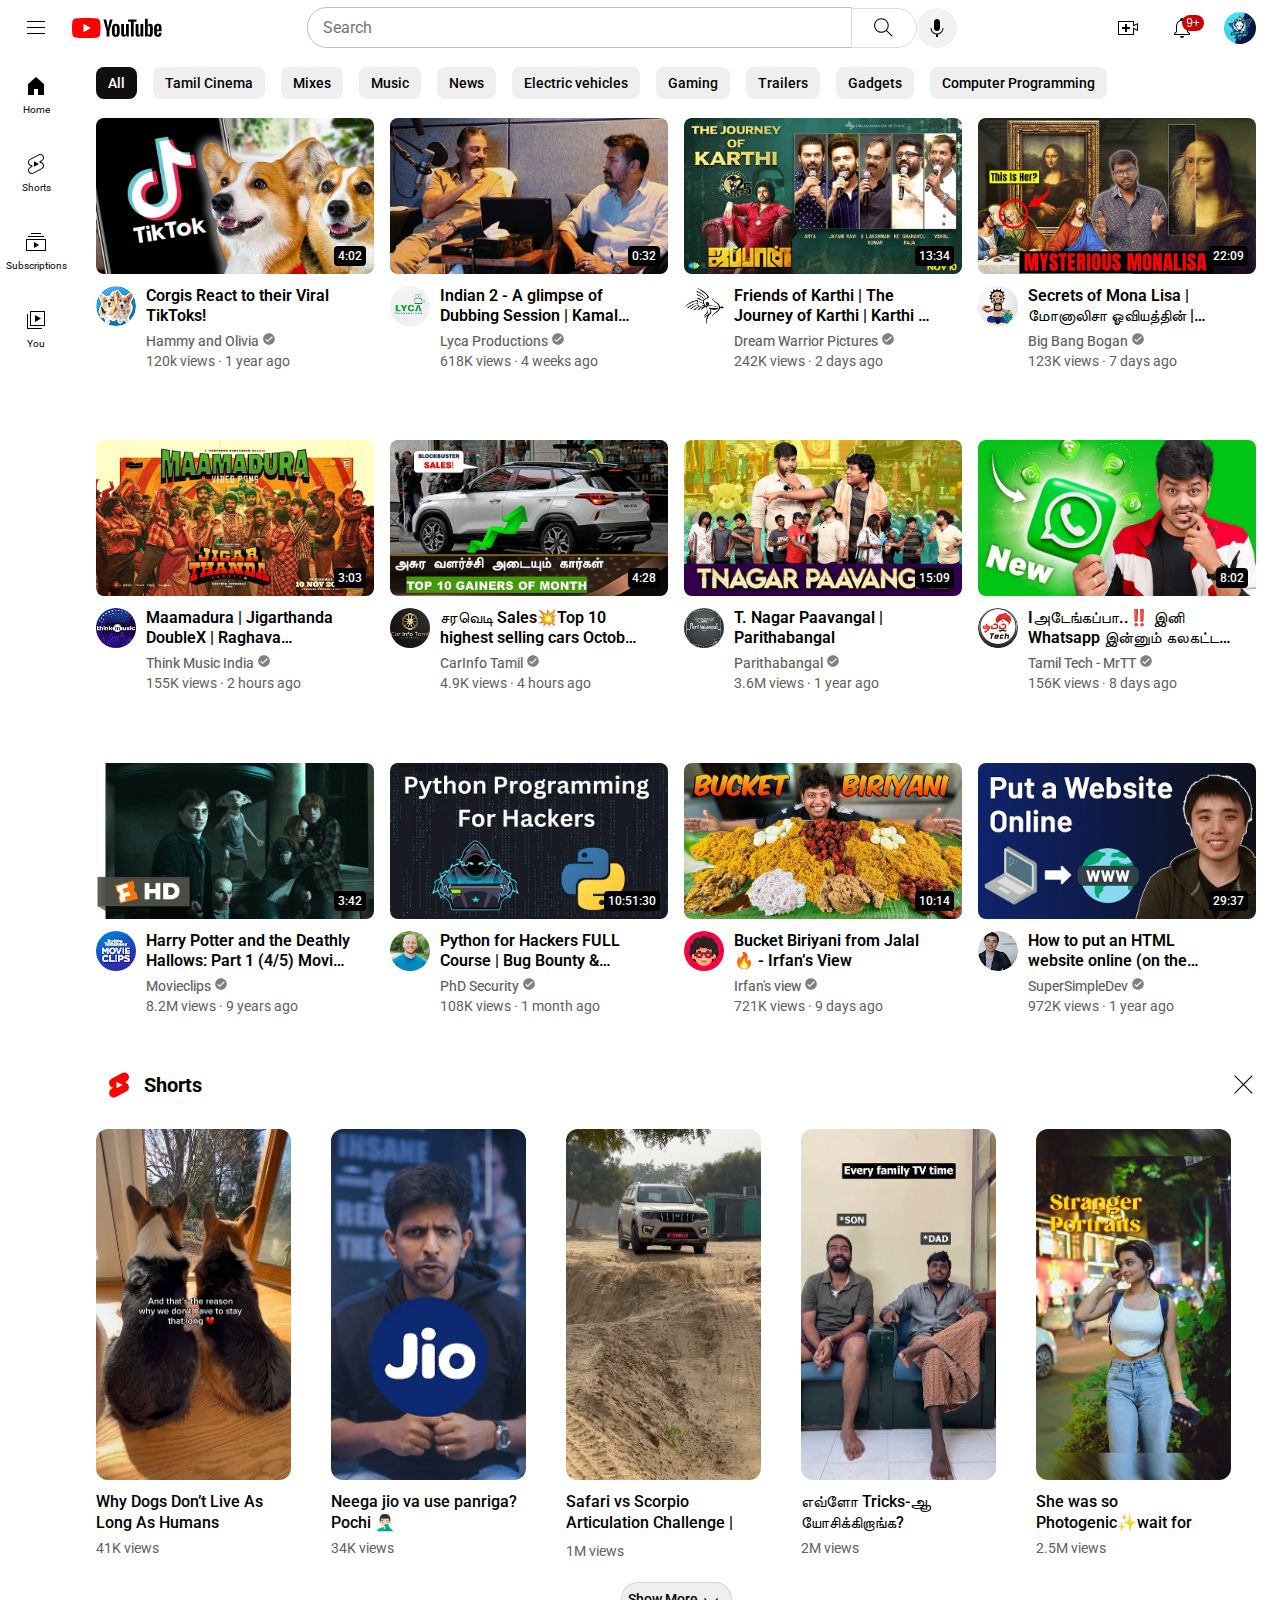
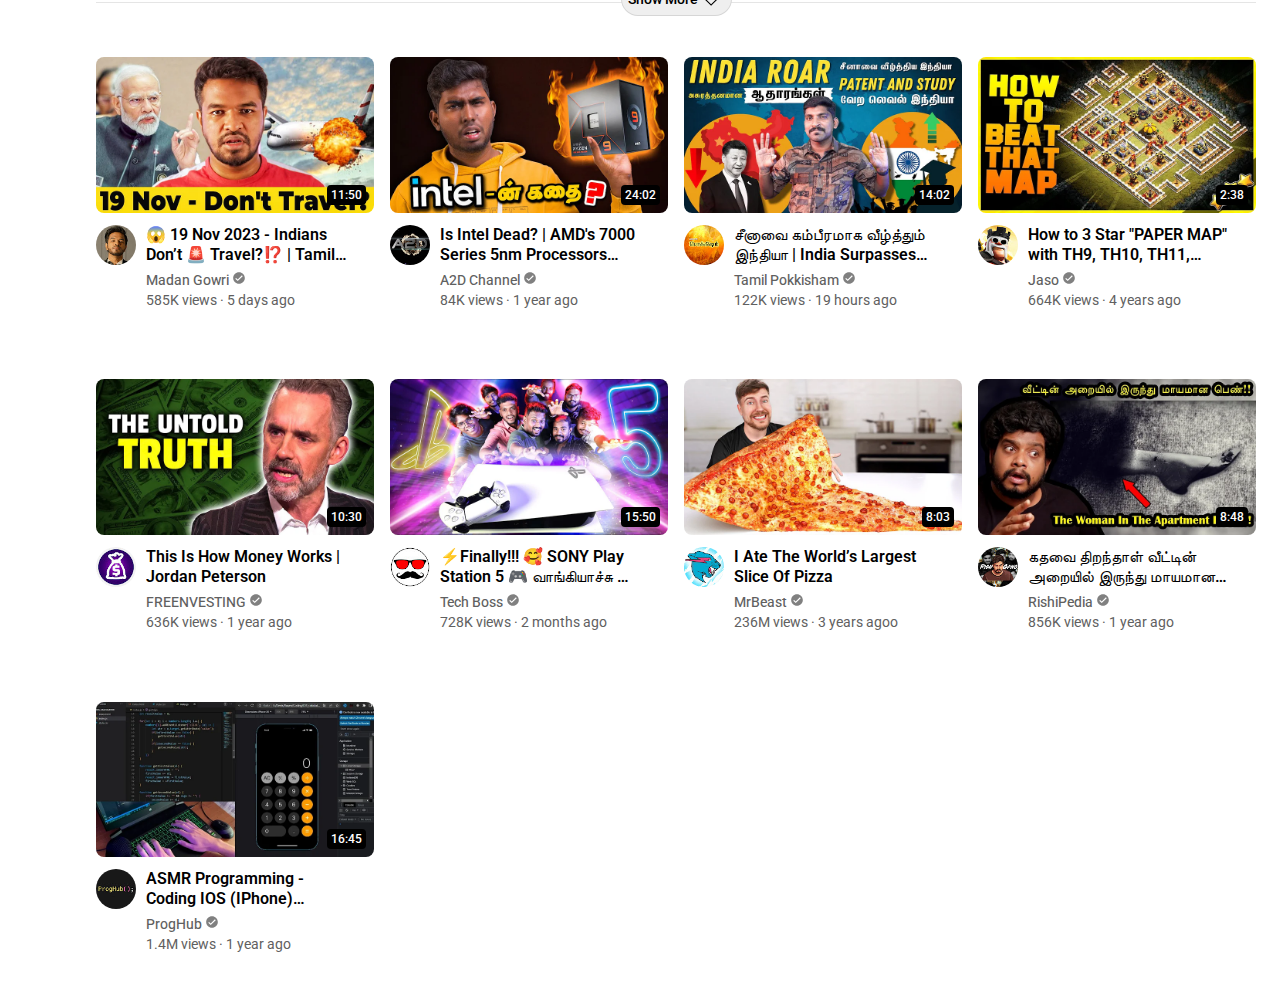
<file: index.html>
<!DOCTYPE html>
<html lang="eng">
<head>
    <link rel="stylesheet" href="video.css">
    <link rel="stylesheet" href="common.css">
    <link rel="stylesheet" href="header.css">
    <link rel="stylesheet" href="sidebar.css">
    <link rel="stylesheet" href="shorts.css">
    <title>Youtube.com</title>
    <meta name="viewport" content="width=device-width, initial-scale=1.0">

    <style>
        @import url('https://fonts.googleapis.com/css2?family=Roboto+Slab:wght@300;400&family=Roboto:wght@400;500&display=swap');
      </style>

    <!-- <link rel="preconnect" href="https://fonts.googleapis.com">
<link rel="preconnect" href="https://fonts.gstatic.com" crossorigin>
<link href="https://fonts.googleapis.com/css2?family=Roboto+Slab:wght@300;400&family=Roboto:wght@400;500;&display=swap" rel="stylesheet"> -->
</head>
<body>
    <div class="header">
        <div class="left-section">
            <img class="hamburger-menu js-menu" src="channel-menu/hamburger-menu.svg">
            <img class="youtube-logo" src="channel-menu/youtube-logo.svg">
        </div>
        <div class="middle-section">
            <input class="search" type="text" placeholder="Search">
            <button class="search-icon-button">
                <img  class="search-icon" src="channel-menu/search.svg">
                <div class="tooltip">Search</div>
            </button>
            <button  class="voice-button">
                <img class="voice-icon" src="channel-menu/voice-search-icon.svg">
                <div class="tooltip">Search with your voice</div>
            </button>
        </div>
        <div class="right-section">
            <div class="upload-icon-container">
                <img class="upload-icon"src="channel-menu/upload.svg">
                <div class="tooltip">Create</div>
            </div>
            <div class="notification-icon-container">
                <img class="notification-icon" src="channel-menu/notifications.svg">
                <div class="tooltip">Notifications</div>
                <button class="notification-button">9+</button>
            </div>
            <img class="current-user-picture" src="channel-logo/my-channel.jpg">
        </div>
    </div><br>
    <div class="recommand">
        <button>All</button>
        <button>Tamil Cinema</button>
        <button>Mixes</button>
        <button>Music</button>
        <button>News</button>
        <button>Electric vehicles</button>
        <button>Gaming</button>
        <button>Trailers</button>
        <button>Gadgets</button>
        <button>Computer Programming</button>
        <!----
        <button>Harry Potter</button>
        <button>Stocks</button>
        <button>Live</button>
        <button>Sales</button>
        <button>Motorcycles</button>
        <button>Dogs</button>
        <button>Recently Upload</button>
        <button>Watched</button>
        <button>New to you</button>
        <button>Ben 10</button>
        <button>Cars to Buy</button> 
        -->
    </div><br>
    <div class="sidebar js-sidebar">
        <div title="Home"class="sidebar-link">
            <img src="left-icons/home.svg">
            <div >Home</div>
        </div>
        <div title="Shorts"class="sidebar-link">
         <svg xmlns="http://www.w3.org/2000/svg" height="24" viewBox="0 0 24 24" width="24" focusable="false" style="pointer-events: none; display: block; width: 24px; height: 24px;"><path d="M10 14.65v-5.3L15 12l-5 2.65zm7.77-4.33-1.2-.5L18 9.06c1.84-.96 2.53-3.23 1.56-5.06s-3.24-2.53-5.07-1.56L6 6.94c-1.29.68-2.07 2.04-2 3.49.07 1.42.93 2.67 2.22 3.25.03.01 1.2.5 1.2.5L6 14.93c-1.83.97-2.53 3.24-1.56 5.07.97 1.83 3.24 2.53 5.07 1.56l8.5-4.5c1.29-.68 2.06-2.04 1.99-3.49-.07-1.42-.94-2.68-2.23-3.25zm-.23 5.86-8.5 4.5c-1.34.71-3.01.2-3.72-1.14-.71-1.34-.2-3.01 1.14-3.72l2.04-1.08v-1.21l-.69-.28-1.11-.46c-.99-.41-1.65-1.35-1.7-2.41-.05-1.06.52-2.06 1.46-2.56l8.5-4.5c1.34-.71 3.01-.2 3.72 1.14.71 1.34.2 3.01-1.14 3.72L15.5 9.26v1.21l1.8.74c.99.41 1.65 1.35 1.7 2.41.05 1.06-.52 2.06-1.46 2.56z"></path></svg>
            <div> <a href="#shorts"></a>Shorts</div>
        </div>
        <div title="Subscriptions"class="sidebar-link">
            <img src="left-icons/subscriptions.svg">
            <div>Subscriptions</div>
        </div>
        <div title="You" class="sidebar-link">
            <svg xmlns="http://www.w3.org/2000/svg" enable-background="new 0 0 24 24" height="24" viewBox="0 0 24 24" width="24" focusable="false" style="pointer-events: none; display: block; width:24px; height:24px;"><path d="m11 7 6 3.5-6 3.5V7zm7 13H4V6H3v15h15v-1zm3-2H6V3h15v15zM7 17h13V4H7v13z"></path></svg>
            <div>You</div>
        </div>
        </div>
    <div class="video-gird">
  </div>

  <div class="main-shorts js-main-shorts">
  <div class="shorts">
    <div>
        <svg xmlns="http://www.w3.org/2000/svg" width="24" height="24" viewBox="0 0 24 24" focusable="false" style="pointer-events: none; display: block; width: 30px; height: 30px;">
            <g>
              <path d="M17.77,10.32l-1.2-.5L18,9.06a3.74,3.74,0,0,0-3.5-6.62L6,6.94a3.74,3.74,0,0,0,.23,6.74l1.2.49L6,14.93a3.75,3.75,0,0,0,3.5,6.63l8.5-4.5a3.74,3.74,0,0,0-.23-6.74Z" fill="red"></path>
              <polygon points="10 14.65 15 12 10 9.35 10 14.65" fill="#fff"></polygon>
            </g>
          </svg>
          <p class="shorts-text">
            Shorts
          </div>
    </p>
    <div class="last js-last">
        <svg xmlns="http://www.w3.org/2000/svg" enable-background="new 0 0 24 24" height="10" viewBox="0 0 24 24" width="10" focusable="false" style="pointer-events:none;  width:24.9px; height:24.9px;"><path d="m12.71 12 8.15 8.15-.71.71L12 12.71l-8.15 8.15-.71-.71L11.29 12 3.15 3.85l.71-.71L12 11.29l8.15-8.15.71.71L12.71 12z"></path></svg>
    </div>
  </div>
  <div class="shorts-video-div js-shorts-video-div">

</div><br>
<!-- <div class="shorts-video-div js-shorts-video-div" id="nothing">

</div> -->

<div class="show-more">
    <button>Show More  <svg xmlns="http://www.w3.org/2000/svg" height="19" viewBox="0 4 24 12" width="19" focusable="false" style="pointer-events: none; width:27; height:15;"><path d="m18 9.28-6.35 6.35-6.37-6.35.72-.71 5.64 5.65 5.65-5.65z"></path></svg></button>
</div>
  </div>
  <div class="video-gird video-gird1" >
  </div>
  <script  src="content.js"></script>
  <script src="shorts.js"></script>
  <script  src="youtubescript.js"></script>
</body>
</html>
</file>
<file: video.css>
.thumbnail-1{
    width:100%;
    border-radius:8px;
}
.thumbnail-row{
    position:relative;
    margin-bottom:8px;
    
}
.video-info-grid{
    display:grid;
    grid-template-columns:50px 1fr;
    
}
.video-gird,
.video-gird1{
    display:grid;
    grid-template-columns:1fr 1fr 1fr;
    row-gap:20px;
    column-gap:16px;
    padding-top:26px;
}
.video-preview:hover{
    cursor:pointer;
}
.video-title {
    font-weight:590;
    font-family:'roboto'arial;
    margin-top:0;
    font-size:16px;
    line-height:20px;
    margin-bottom:6px;
    white-space: normal;
    -webkit-line-clamp: 2;
    overflow:hidden;
    display: -webkit-box;
    -webkit-box-orient: vertical;
    text-overflow: ellipsis;
    /*max-width:250px;*/
}
.video-author{
    font-family:'roboto';
    color:#606060;
    font-size:13.5px;
    font-weight:440;
    margin-bottom:4px;
    margin-top:2px;
}
.video-views{
    color:#606060;
    font-family:'roboto';
    font-size:13.5px;
    font-weight:400;
    margin-top:2px;
    margin-bottom:16px;
}
.channel-picture{
    width:50px;
    display:inline-block;
    vertical-align:top;
}

.video-info{
    display:inline-block;
    margin-left:0px;
    padding-right:24px;
    position:relative;
}
.thumbnail-row .watch-later{
    position:absolute;
    top:5px;
    width:25.99px;
    right:8px;
    border-radius:12px;
    opacity:0;
}
.add-to{
    width:25.99px;
    position:absolute;
    top:38px;
    right:8px;
    opacity:0;
}
.thumbnail-row .watch-later-text{
    padding: 0 2px 0 8px;
    positioN:absolute;
    white-space: nowrap;
    top:3px;
    border-top-left-radius:4px;
    border-bottom-left-radius:4px;
    right:32px;
    height:30px;
    width:62px;
    background-color:black;
    padding-right: 6px;
    font-family: "Roboto","Arial",sans-serif;
    font-size:12px;
    font-weight: 500;
    display: flex;
    flex-direction: row;
    align-items: center;
    color:white;
    opacity:0;
    
    
}
.add-to-text{
    padding: 0 2px 0 8px;
    positioN:absolute;
    white-space: nowrap;
    top:38px;
    border-top-left-radius:4px;
    border-bottom-left-radius:4px;
    right:115px;
    height:29px;
    width:71px;
    will-change: transform;
    transform: translateX(100%);
    background-color:black;
    transition: transform .2s cubic-bezier(.05,0,0,1);
    padding-right: 6px;
    font-family: "Roboto","Arial",sans-serif;
    font-size:12px;
    font-weight: 500;
    display: flex;
    flex-direction: row;
    align-items: center;
    color:white;
    opacity:0;
    
}
.video-preview:hover .watch-later
{
    opacity:1;
}
.video-preview:hover .add-to
{
    opacity:1;
}
.thumbnail-row .watch-later:active .thumbnail-row .watch-later-text{
    opacity:1;
}
.add-to:active.add-to-text
{
    opacity:1;
}
.video-info .tooltip-channel {
    position: absolute;
    background-color: rgb(144, 141, 141);
    color: white;
    font-size: 12px;
    padding: 8px 6px 8px 6px;
    border-radius: 4px;
    white-space: nowrap;
    font-family: 'roboto';
    top: -6px;
    display: none;
}

.video-author:hover + .tooltip-channel {
    display: block;
}


.video-info:hover .hidden-svg{
    opacity:0;
}
.new-icon{
    opacity:0; 
    position:absolute; 
    right:0px; 
    width:24px; 
    height:24px;
}
.video-info:hover .new-icon{
    opacity:1;
}
.hidden-svg:hover{
    opacity:0;
    cursor:crosshair;
}
.profile-picture{
    width:40px;
    border-radius:30px;
}
.video-time{
    background-color: black;
    color:white;
    position:absolute;
    right:8px;
    bottom:12px;
    border-radius:4px;
    font-weight:500;
    font-size:12px;
    font-family:'roboto';
    padding:3px 4px;
}
.video-preview{
    width:359.86;
    height:302.39px;
    position:relative;
}
@media(max-width:699px){
    .video-gird{
        grid-template-columns:1fr;
    }
}

@media(max-width:399px){
    .video-gird{
        grid-template-columns:1fr;
    }
}
@media(min-width:700px){
    .video-gird{
        grid-template-columns: 1fr 1fr;
    }
}
@media(min-width:1099px){
    .video-gird{
        grid-template-columns:1fr 1fr 1fr;
    }
}
@media(min-width:1200px){
    .video-gird{
        grid-template-columns:1fr 1fr 1fr 1fr;
    }
}
@media(min-width:2000px){
    .video-gird{
        grid-template-columns:1fr 1fr 1fr 1fr 1fr;
    }
}@media(min-width:3200px){
    .video-gird{
        grid-template-columns:1fr 1fr 1fr 1fr 1fr 1fr;
    }
}
</file>
<file: common.css>
p{
    font-family: 'Roboto';
    font-weight:500;

}
body {
    margin:0;
    padding-top:56px;
    padding-left:96px;
    padding-right:24px;
    background-color:#fff;
}
</file>
<file: header.css>
.header{
    height:55px;
    display: flex;
    flex-direction:row;
    justify-content:space-between;
    position:fixed;
    top:0;
    left:0;
    right:0;
    z-index: 100;
    background-color:white;
    border-bottom-style:solid;
    border-bottom-width:0px;
    border-color:rgb(223, 221, 221);
}
.left-section{
    align-items:center;
    display:flex;
}
.hamburger-menu{
    height:24px;
    margin-left:24px;
    margin-right:24px;
}
.youtube-logo{
    height:20px;
}

.middle-section{
    flex:1;
    max-width:650px;
    display:flex;
    align-items: center;
    flex-direction: row;
}
.search-icon{
    height:25px;
    cursor:pointer;
}
.search-icon-button{
    height:40px;
    width:66px;
    background-color:white;
    border-width:1px;
    border-style:solid;
    border-color:rgb(223, 221, 221) ;
    margin-left:-1px;
    
    border-bottom-right-radius:20px;
    border-top-right-radius:20px;
}
.search-icon-button,
.voice-button,
.upload-icon-container,
.youtube-icon-container,
.notification-icon-container{
    position:relative;
    display:flex;
    justify-content:center;
    align-items:center;
}
.search-icon-button:hover{
    background-color: rgba(0,0,0,0.10);
}
.voice-button:hover,
.upload-icon-container:hover,
.youtube-icon-container:hover,
.notification-icon-container:hover{
    background-color: rgba(0,0,0,0.10);
    border-radius: 20px;
}
.search-icon-button:active,
.voice-button:active,
.upload-icon-container:active,
.youtube-icon-container:active,
.notification-icon-container:active{
    background-color: rgba(0,0,0,0.20);;
}
.search-icon-button .tooltip,
.voice-button .tooltip,
.upload-icon-container .tooltip,
.youtube-icon-container .tooltip,
.notification-icon-container .tooltip{
    position:absolute;
    background-color: gray;
    color: white;
    font-size:13px;
    padding:6px 8px 6px 8px;
    border-radius: 2px;
    bottom:-33px;
    opacity:0;
    transition:opacity 0.15s;
    pointer-events: none;
    white-space: nowrap;
    font-family:'roboto';
}
.search-icon-button:hover .tooltip,
.voice-button:hover .tooltip,
.upload-icon-container:hover .tooltip,
.youtube-icon-container:hover .tooltip,
.notification-icon-container:hover .tooltip{
    opacity:1;
}
.search{
    flex:1;
    height:37px;
    padding-left:15px;
    font-size:16px;
    border-width:1px;
    border-style:solid;
    border-color:rgb(192, 192, 195);
    width:0;
    border-top-left-radius:20px;
    border-bottom-left-radius: 20px;
    box-sizing: inset 1px 2px 3px rgba(5, 32, 237, 0.05);
    
}
.search::placeholder{
    font-family: 'roboto';
    font-size:16px;
}
.voice-button{
    height:40px;
    width:40px;
    border-radius:20px;
    border:none;
    background-color: rgb(242, 242, 242);
    cursor:pointer;
}
.voice-icon{
 height:24px;
}
.right-section{
    flex-shrink:0;
    width:170px;
    margin-right:9px;
    display:flex;
    align-items: center;
    justify-content:space-around;
}
.upload-icon{
 height:24px;
 cursor: pointer;
}

.youtube-app-icon{
    height:24px;
    cursor: pointer;
    
}
.notification-icon{
    height:24px;
    cursor: pointer;
    position:relative;
}
.notification-button{
    position:absolute;
    background-color: #c00;;
    border-style:none;
    border-radius:22px;
    width:22px;
    font:'roboto';
    font-size:12px;
    color:white;
    height:16px;
    margin-top:-10px;
    margin-left:22px;
    align-items: center;
    justify-content: center;
    padding:0px;
    
}
.current-user-picture{
    height:32px;
    border-radius: 16px;
    cursor: pointer;
}
.recommand{
    background-color:white;
   margin-bottom:0px;
   position:fixed;
    width:1050px;
    height:55.98px;
    display:flex;
    flex-direction:row;
    /*transform:translateX(-839px);*/
    display: inline-block;
    white-space: nowrap;
    scroll-behavior: smooth;
    padding-top:px;
    margin-top:-19px;
    z-index:1;

}
.recommand button{
    padding:0px 12px;
    margin:12px;
    margin-left:0px;
    border:none;
    background-color:rgba(0,0,0,0.);
    font-family:'roboto',"arial";
    font-weight:500;
    border-radius:8px;
    font-size:14px;
    box-sizing:border-box;
    height:32px;
    min-width:12px;
    align-items: center;
    display: inline-flex;
    white-space:nowrap;
    color:black;
    
}
.recommand button:first-of-type{
    background-color: #0f0f0f;
    color:white;
}
</file>
<file: sidebar.css>
.sidebar{
     position:fixed;
     top:55px;
     bottom:0;
     left:0;
     background-color:white;
     width:72px;
     z-index:200;
     display: flex;
     flex-direction: column;
     align-items: center;
     transition: flex-wrap 0.5s ease-in-out;
}
.sidebar-collapsed {
     width: 0;
     overflow: hidden;
     transition: width 0.3s ease-in-out;
 }
 
 .sidebar-expanded {
     width: -200px; /* Adjust the width as needed */
     transition: width 0.3s ease-in-out;
 }
 .sidebar-hidden{
     display:none;
 }
 
.sidebar-link{
     height:78px;
     display:flex;
     justify-content: center;
     align-items: center;
     flex-direction: column;

}
.sidebar-link:hover{
     background-color: rgb(237, 237, 237);
     cursor:pointer;
     border-radius:14px;
}
.sidebar-link img{
     height:24px;
     margin-bottom:px;
}
.sidebar-link div{
     font-family:'roboto','arial';
     font-size:10px;
     margin-top:6px;
}
/*
.sidebar-link{
     position:relative;

}
.tooltip{
     position:absolute;
     background-color: white;
     color:black;
     padding:6px 8px 6px 8px;
     border-radius: 2px;
     bottom:-5px;
     right:-8px;
     font-size:13px;
     border-left-color: black;
     border-width:2px;
     
} */
</file>
<file: shorts.css>
.main-shorts{
    overflow: hidden;
    height:565.64px;
}
.shorts-video-div{
   
    height:434.59px;
    display:grid;
    row-gap:30px;
    column-gap: 15px;
    grid-template-columns: 1fr 1fr 1fr 1fr 1fr;

}
.shorts-video{
    width:200.12px;
    height:422.59px;
    display:flex;
    flex-direction:column;
    /* margin:0px 8px 16px 8px; */
}
.shorts-video:hover{
    cursor: pointer;
}
.shorts-img{
    width:195.12px;
    height:385.55px;
    
}
.shorts-1{
    width:100%;
    height:100%;
    border-radius:12px;
}
.shorts-text-bottom{
    margin-top:px;
}

.shorts-text-bottom p{
    display: inline-flex;
    text-align: start;
}
.shorts-view{
    margin-top:6px;
    font-size:14px;
    font-weight:400;
    margin-bottom:0px;
    color:#606060;
}
.shorts-title{
    justify-content:start;
    color:black;
    line-height:1.3rem;
    font-weight: 500;
    overflow:hidden;
    padding-left:0px;
    text-align:start;
    padding:0px;
    -webkit-line-clamp:2;
    max-height:2.8rem;
    /* text-overflow:ellipsis; */
    /* white-space:normal; */
    margin:12px 0px 0px 0px;
}
.show-more{
    display:flex;
    position:relative;
    border-bottom: 1px solid rgba(0,0,0,0.1);
    height:20px;
    -ms-flex-item-align: center;
    justify-content: center;
}
.show-more button{
    justify-content: center;
    align-items: center;
    position:absolute;
    display:flex;
    
    height:34.78px;
    padding:6px;
    font-size:14px;
    font-family: 'roboto','arial';
    font-weight:500;
    justify-content:center;
    border-radius:18px;
    border:1px solid rgba(0,0,0,0.1);
    transition-delay:0.15s;
}
.show-more button:hover{
    background-color: rgba(0,0,0,0.15);
    border:none;
    cursor: pointer;
}
.show-more button:active{
    background-color: rgba(0,0,0,0.25);
    border:none;
    cursor: pointer;
}
.shorts{
    overflow: hidden;
    height:39.99px;
    display:flex;
    flex-direction:row;
    justify-content:space-between;
    margin:0px 0px 24px 8px;
}
.shorts div{
    align-items:center;
    display:flex;
  
}
.shorts-text{
    font-size:20px;
    font-weight:700;
    margin:0px;
    text-align:center;
    margin-left:10px;

}
.last{
    width:39;
    height:39px;
    align-items:center;
    justify-content: center;
}
@media(max-width:700px){
    .shorts-video-div{
        grid-template-columns: 1fr 1fr;
    }
}
</file>
